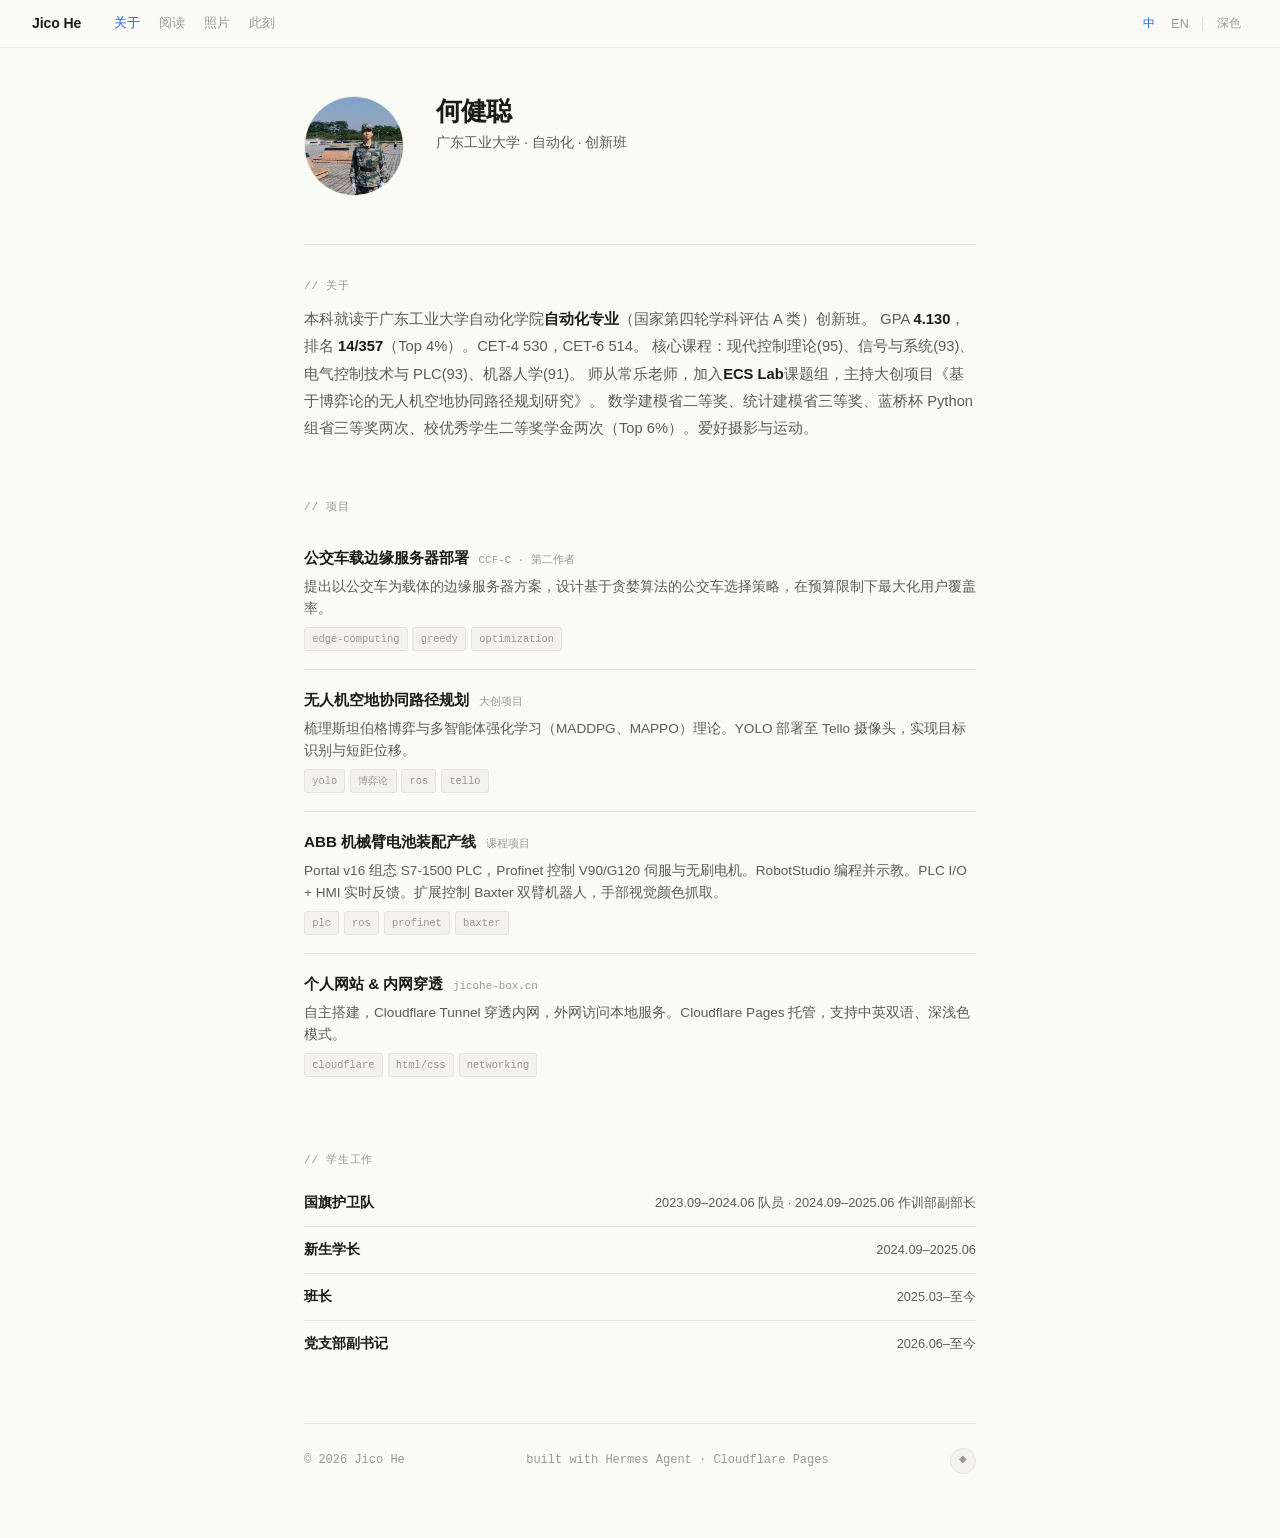
<file: index.html>
<!DOCTYPE html>
<html lang="zh-CN">
<head>
    <meta charset="UTF-8">
    <meta name="viewport" content="width=device-width, initial-scale=1.0">
    <title>Jico He</title>
    <link rel="stylesheet" href="/style.css?v=2026080806">

    </head>
<body>
    <input type="checkbox" id="menu-toggle" onchange="document.body.classList.toggle('menu-open',this.checked)" style="position:absolute;opacity:0;pointer-events:none">
    <nav>
        <div class="nav-left">
<a href="/" class="nav-name">Jico He</a>
            <div class="nav-links">
<a href="/" class="nav-link active"><span data-lang="zh">关于</span><span data-lang="en">About</span></a>
<a href="/reading/" class="nav-link"><span data-lang="zh">阅读</span><span data-lang="en">Reading</span></a>
<a href="/photos/" class="nav-link"><span data-lang="zh">照片</span><span data-lang="en">Photos</span></a>
<a href="/now/" class="nav-link"><span data-lang="zh">此刻</span><span data-lang="en">Now</span></a>
            </div>
        </div>
        <div class="nav-right">
            <button class="nav-btn on" id="lang-zh" onclick="setLang('zh')">中</button>
            <button class="nav-btn" id="lang-en" onclick="setLang('en')">EN</button>
            <span class="nav-divider"></span>
            <button class="nav-btn" onclick="toggleTheme()" id="theme-btn">深色</button>
        </div>
    </nav>
    <label for="menu-toggle" class="nav-hamburger" aria-label="菜单">
        <span></span><span></span>
    </label>
    <label class="mobile-menu" for="menu-toggle">
        <div class="mm-inner" onclick="event.stopPropagation()">
            <a href="/"><span data-lang="zh">关于</span><span data-lang="en">About</span></a>
            <a href="/reading/"><span data-lang="zh">阅读</span><span data-lang="en">Reading</span></a>
            <a href="/photos/"><span data-lang="zh">照片</span><span data-lang="en">Photos</span></a>
            <a href="/now/"><span data-lang="zh">此刻</span><span data-lang="en">Now</span></a>
            <div class="mm-divider"></div>
            <div class="mm-lang">
                <button class="mm-btn on" id="mml-zh" onclick="setLang('zh')">中</button>
                <button class="mm-btn" id="mml-en" onclick="setLang('en')">EN</button>
                <button class="mm-btn" onclick="toggleTheme()" id="mml-theme">深色</button>
            </div>
        </div>
    </label>
    <div class="container">

        <section class="hero">
            <img src="webpicme.jpg" alt="Jico He" class="hero-avatar" loading="eager">
            <div class="hero-text">
                <h1><span data-lang="zh">何健聪</span><span data-lang="en">Jiancong He</span></h1>
                <p class="hero-subtitle">
                    <span data-lang="zh">广东工业大学 · 自动化 · 创新班</span>
                    <span data-lang="en">GDUT · Automation · Innovation Class</span>
                </p>
            </div>
        </section>

        <section>
            <div class="section-label"><span data-lang="zh">// 关于</span><span data-lang="en">// About</span></div>
            <p class="about-text" data-lang-block="zh">
                本科就读于广东工业大学自动化学院<strong>自动化专业</strong>（国家第四轮学科评估 A 类）创新班。
                GPA <strong>4.130</strong>，排名 <strong>14/357</strong>（Top 4%）。CET-4 530，CET-6 514。
                核心课程：现代控制理论(95)、信号与系统(93)、电气控制技术与 PLC(93)、机器人学(91)。
                师从常乐老师，加入<strong>ECS Lab</strong>课题组，主持大创项目《基于博弈论的无人机空地协同路径规划研究》。
                数学建模省二等奖、统计建模省三等奖、蓝桥杯 Python 组省三等奖两次、校优秀学生二等奖学金两次（Top 6%）。爱好摄影与运动。
            </p>
            <p class="about-text" data-lang-block="en">
                Undergraduate in <strong>Automation</strong> (National A-Class Discipline) at GDUT Innovation Class.
                GPA <strong>4.130</strong>, Rank <strong>14/357</strong> (Top 4%). CET-4 530, CET-6 514.
                Core courses: Modern Control Theory (95), Signals &amp; Systems (93), PLC Technology (93), Robotics (91).
                Joined <strong>ECS Lab</strong> under Prof. Chang Le, led the university research project on game-theoretic UAV air-ground cooperative path planning.
                Awards include Mathematical Modeling (Provincial 2nd), Statistical Modeling (Provincial 3rd), Lanqiao Cup Python (Provincial 3rd &times;2), GDUT Second-Class Scholarship (Top 6%) &times;2. Hobbies: photography, sports.
            </p>
        </section>

        <section>
            <div class="section-label"><span data-lang="zh">// 项目</span><span data-lang="en">// Projects</span></div>
            <ul class="item-list">
                <li class="item-row">
                    <div class="item-head">
                        <div class="item-title">
                            <a href="https://arxiv.org/abs/2512.05543" target="_blank" rel="noopener" class="item-link">
                                <span data-lang="zh">公交车载边缘服务器部署</span>
                                <span data-lang="en">Bus-Mounted Edge Servers</span>
                            </a>
                        </div>
                        <span class="item-meta">CCF-C &middot; <span data-lang="zh">第二作者</span><span data-lang="en">2nd Author</span></span>
                    </div>
                    <p class="item-desc" data-lang-block="zh">提出以公交车为载体的边缘服务器方案，设计基于贪婪算法的公交车选择策略，在预算限制下最大化用户覆盖率。</p>
                    <p class="item-desc" data-lang-block="en">Proposed bus-mounted edge server deployment with a greedy bus selection algorithm to maximize user coverage under budget constraints.</p>
                    <div class="item-tags"><span class="itag">edge-computing</span><span class="itag">greedy</span><span class="itag">optimization</span></div>
                </li>
                <li class="item-row">
                    <div class="item-head">
                        <div class="item-title"><span data-lang="zh">无人机空地协同路径规划</span><span data-lang="en">UAV Air-Ground Cooperative Path Planning</span></div>
                        <span class="item-meta"><span data-lang="zh">大创项目</span><span data-lang="en">Research Project</span></span>
                    </div>
                    <p class="item-desc" data-lang-block="zh">梳理斯坦伯格博弈与多智能体强化学习（MADDPG、MAPPO）理论。YOLO 部署至 Tello 摄像头，实现目标识别与短距位移。</p>
                    <p class="item-desc" data-lang-block="en">Systematic study of Stackelberg game and MARL (MADDPG, MAPPO). Deployed YOLO on Tello UAV for object detection and short-range navigation.</p>
                    <div class="item-tags"><span class="itag">yolo</span><span class="itag"><span data-lang="zh">博弈论</span><span data-lang="en">game-theory</span></span><span class="itag">ros</span><span class="itag">tello</span></div>
                </li>
                <li class="item-row">
                    <div class="item-head">
                        <div class="item-title"><span data-lang="zh">ABB 机械臂电池装配产线</span><span data-lang="en">ABB IRB 120 Battery Assembly Line</span></div>
                        <span class="item-meta"><span data-lang="zh">课程项目</span><span data-lang="en">Course Project</span></span>
                    </div>
                    <p class="item-desc" data-lang-block="zh">Portal v16 组态 S7-1500 PLC，Profinet 控制 V90/G120 伺服与无刷电机。RobotStudio 编程并示教。PLC I/O + HMI 实时反馈。扩展控制 Baxter 双臂机器人，手部视觉颜色抓取。</p>
                    <p class="item-desc" data-lang-block="en">Configured S7-1500 PLC via Portal v16. Profinet control of V90/G120 servos. RobotStudio programming. Extended to Baxter dual-arm robot with hand-eye color grasping.</p>
                    <div class="item-tags"><span class="itag">plc</span><span class="itag">ros</span><span class="itag">profinet</span><span class="itag">baxter</span></div>
                </li>
                <li class="item-row">
                    <div class="item-head">
                        <div class="item-title"><span data-lang="zh">个人网站 &amp; 内网穿透</span><span data-lang="en">Personal Site &amp; Tunneling</span></div>
                        <span class="item-meta">jicohe-box.cn</span>
                    </div>
                    <p class="item-desc" data-lang-block="zh">自主搭建，Cloudflare Tunnel 穿透内网，外网访问本地服务。Cloudflare Pages 托管，支持中英双语、深浅色模式。</p>
                    <p class="item-desc" data-lang-block="en">Self-built with Cloudflare Tunnel for remote access. Cloudflare Pages hosting, bilingual, dark/light mode.</p>
                    <div class="item-tags"><span class="itag">cloudflare</span><span class="itag">html/css</span><span class="itag">networking</span></div>
                </li>
            </ul>
        </section>

        <section>
            <div class="section-label"><span data-lang="zh">// 学生工作</span><span data-lang="en">// Leadership</span></div>
            <ul class="other-list">
                <li class="other-item">
                    <h4><span data-lang="zh">国旗护卫队</span><span data-lang="en">National Flag Guard</span></h4>
                    <p data-lang-block="zh">2023.09–2024.06 队员 · 2024.09–2025.06 作训部副部长</p>
                    <p data-lang-block="en">2023.09–2024.06 Member · 2024.09–2025.06 Deputy Training Officer</p>
                </li>
                <li class="other-item">
                    <h4><span data-lang="zh">新生学长</span><span data-lang="en">Freshman Mentor</span></h4>
                    <p data-lang-block="zh">2024.09–2025.06</p>
                    <p data-lang-block="en">2024.09–2025.06</p>
                </li>
                <li class="other-item">
                    <h4><span data-lang="zh">班长</span><span data-lang="en">Class President</span></h4>
                    <p data-lang-block="zh">2025.03–至今</p>
                    <p data-lang-block="en">2025.03–Present</p>
                </li>
                <li class="other-item">
                    <h4><span data-lang="zh">党支部副书记</span><span data-lang="en">Deputy Branch Secretary</span></h4>
                    <p data-lang-block="zh">2026.06–至今</p>
                    <p data-lang-block="en">2026.06–Present</p>
                </li>
            </ul>
        </section>
        <footer>
            <span>&copy; 2026 Jico He</span>
            <span>built with Hermes Agent &middot; Cloudflare Pages</span>
            <div class="admin-dot" id="admin-dot" onclick="openAdmin()" title="管理">&#9670;</div>
        </footer>
    </div>

    <!-- Admin -->
    <div class="admin-overlay" id="admin-overlay">
        <div class="admin-modal" id="admin-modal">
            <div class="am-header"><h2><span data-lang="zh">管理入口</span><span data-lang="en">Admin</span></h2></div>
            <div class="am-body">
                <div class="pw-row">
                    <input type="password" id="pw-input" placeholder="密码…" autocomplete="off">
                    <button onclick="verifyPassword()"><span data-lang="zh">解锁</span><span data-lang="en">Unlock</span></button>
                </div>
                <div class="lock-msg" id="lock-msg"></div>
            </div>
            <div class="am-footer"><button class="am-close" onclick="closeAdmin()"><span data-lang="zh">&larr; 返回</span><span data-lang="en">&larr; Back</span></button></div>
        </div>
        <div class="admin-dashboard" id="admin-dashboard">
            <div class="dash-header"><span class="dash-title">Dashboard</span><button class="dash-close" onclick="closeDashboard()">&times;</button></div>
            <div class="service-grid">
                <a href="https://ha.jicohe-box.cn" target="_blank" class="service-card"><div class="s-title">HAOS</div><div class="s-desc">Home Assistant &rarr;</div></a>
                <div class="service-card"><div class="s-title">DeepSeek API</div><div class="token-num" id="ds-balance">&mdash;</div><div class="s-desc" id="ds-meta">&hellip;</div><button onclick="fetchBalance()" style="background:none;border:none;color:var(--text-muted);cursor:pointer;font-size:0.68rem;margin-top:0.15rem;font-family:inherit;">&#8635;</button></div>
                <a href="https://code.jicohe-box.cn" target="_blank" class="service-card"><div class="s-title">Code</div><div class="s-desc">VS Code &rarr;</div></a>
            </div>
            <div class="dash-actions">
                <button onclick="logoutAdmin()"><span data-lang="zh">退出登录</span><span data-lang="en">Log out</span></button>
            </div>
            <div class="dash-footer">Cloudflare Pages</div>
        </div>
    </div>
    <script src="/script.js"></script>

</body>
</html>
</file>
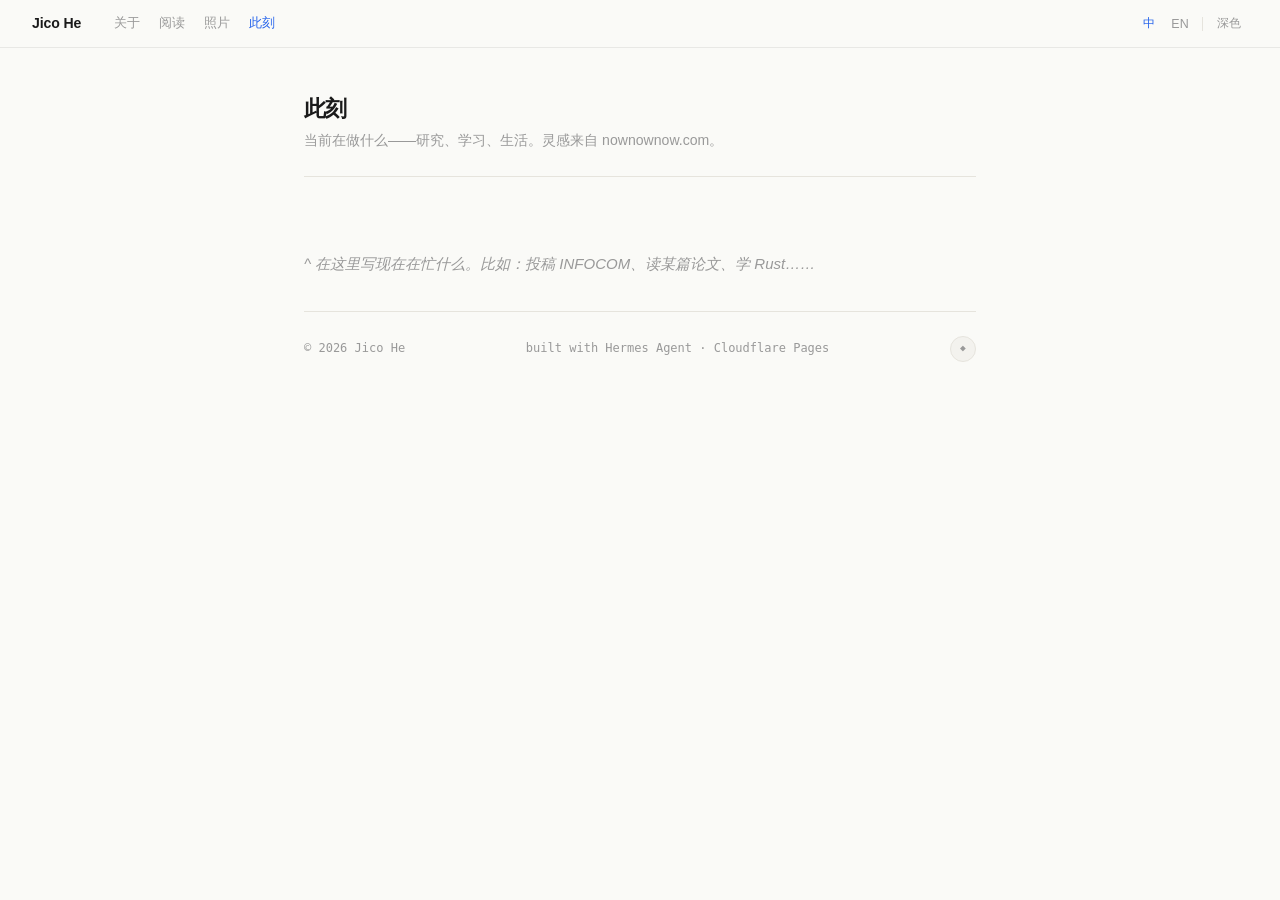
<file: now/index.html>
<!DOCTYPE html>
<html lang="zh-CN">
<head>
    <meta charset="UTF-8">
    <meta name="viewport" content="width=device-width, initial-scale=1.0">
    <title>Now · Jico He</title>
    <link rel="stylesheet" href="/style.css?v=2026080806">

    </head>
<body>
    <input type="checkbox" id="menu-toggle" onchange="document.body.classList.toggle('menu-open',this.checked)" style="position:absolute;opacity:0;pointer-events:none">
    <nav>
        <div class="nav-left">
<a href="/" class="nav-name">Jico He</a>
            <div class="nav-links">
<a href="/" class="nav-link"><span data-lang="zh">关于</span><span data-lang="en">About</span></a>
<a href="/reading/" class="nav-link"><span data-lang="zh">阅读</span><span data-lang="en">Reading</span></a>
<a href="/photos/" class="nav-link"><span data-lang="zh">照片</span><span data-lang="en">Photos</span></a>
<a href="/now/" class="nav-link active"><span data-lang="zh">此刻</span><span data-lang="en">Now</span></a>
            </div>
        </div>
        <div class="nav-right">
            <button class="nav-btn on" id="lang-zh" onclick="setLang('zh')">中</button>
            <button class="nav-btn" id="lang-en" onclick="setLang('en')">EN</button>
            <span class="nav-divider"></span>
            <button class="nav-btn" onclick="toggleTheme()" id="theme-btn">深色</button>
        </div>
    </nav>
    <label for="menu-toggle" class="nav-hamburger" aria-label="菜单">
        <span></span><span></span>
    </label>
    <label class="mobile-menu" for="menu-toggle">
        <div class="mm-inner" onclick="event.stopPropagation()">
            <a href="/"><span data-lang="zh">关于</span><span data-lang="en">About</span></a>
            <a href="/reading/"><span data-lang="zh">阅读</span><span data-lang="en">Reading</span></a>
            <a href="/photos/"><span data-lang="zh">照片</span><span data-lang="en">Photos</span></a>
            <a href="/now/"><span data-lang="zh">此刻</span><span data-lang="en">Now</span></a>
            <div class="mm-divider"></div>
            <div class="mm-lang">
                <button class="mm-btn on" id="mml-zh" onclick="setLang('zh')">中</button>
                <button class="mm-btn" id="mml-en" onclick="setLang('en')">EN</button>
                <button class="mm-btn" onclick="toggleTheme()" id="mml-theme">深色</button>
            </div>
        </div>
    </label>
    <div class="container">
        <div class="page-header">
            <h1><span data-lang="zh">此刻</span><span data-lang="en">Now</span></h1>
            <p class="page-desc">
                <span data-lang="zh">当前在做什么——研究、学习、生活。灵感来自 nownownow.com。</span>
                <span data-lang="en">What I'm doing now — research, learning, life. Inspired by nownownow.com.</span>
            </p>
        </div>
        <ul class="item-list">
            <li class="item-row">
                <p class="placeholder">
                    <span data-lang="zh">^ 在这里写现在在忙什么。比如：投稿 INFOCOM、读某篇论文、学 Rust……</span>
                    <span data-lang="en">^ What am I working on? E.g. submitting to INFOCOM, reading a paper, learning Rust...</span>
                </p>
            </li>
        </ul>
        <footer>
            <span>&copy; 2026 Jico He</span>
            <span>built with Hermes Agent &middot; Cloudflare Pages</span>
            <div class="admin-dot" id="admin-dot" onclick="openAdmin()" title="管理">&#9670;</div>
        </footer>
    </div>

    <!-- Admin -->
    <div class="admin-overlay" id="admin-overlay">
        <div class="admin-modal" id="admin-modal">
            <div class="am-header"><h2><span data-lang="zh">管理入口</span><span data-lang="en">Admin</span></h2></div>
            <div class="am-body">
                <div class="pw-row">
                    <input type="password" id="pw-input" placeholder="密码…" autocomplete="off">
                    <button onclick="verifyPassword()"><span data-lang="zh">解锁</span><span data-lang="en">Unlock</span></button>
                </div>
                <div class="lock-msg" id="lock-msg"></div>
            </div>
            <div class="am-footer"><button class="am-close" onclick="closeAdmin()"><span data-lang="zh">&larr; 返回</span><span data-lang="en">&larr; Back</span></button></div>
        </div>
        <div class="admin-dashboard" id="admin-dashboard">
            <div class="dash-header"><span class="dash-title">Dashboard</span><button class="dash-close" onclick="closeDashboard()">&times;</button></div>
            <div class="service-grid">
                <a href="https://ha.jicohe-box.cn" target="_blank" class="service-card"><div class="s-title">HAOS</div><div class="s-desc">Home Assistant &rarr;</div></a>
                <div class="service-card"><div class="s-title">DeepSeek API</div><div class="token-num" id="ds-balance">&mdash;</div><div class="s-desc" id="ds-meta">&hellip;</div><button onclick="fetchBalance()" style="background:none;border:none;color:var(--text-muted);cursor:pointer;font-size:0.68rem;margin-top:0.15rem;font-family:inherit;">&#8635;</button></div>
                <a href="https://code.jicohe-box.cn" target="_blank" class="service-card"><div class="s-title">Code</div><div class="s-desc">VS Code &rarr;</div></a>
            </div>
            <div class="dash-actions">
                <button onclick="logoutAdmin()"><span data-lang="zh">退出登录</span><span data-lang="en">Log out</span></button>
            </div>
            <div class="dash-footer">Cloudflare Pages</div>
        </div>
    </div>
    <script src="/script.js"></script>

</body>
</html>
</file>
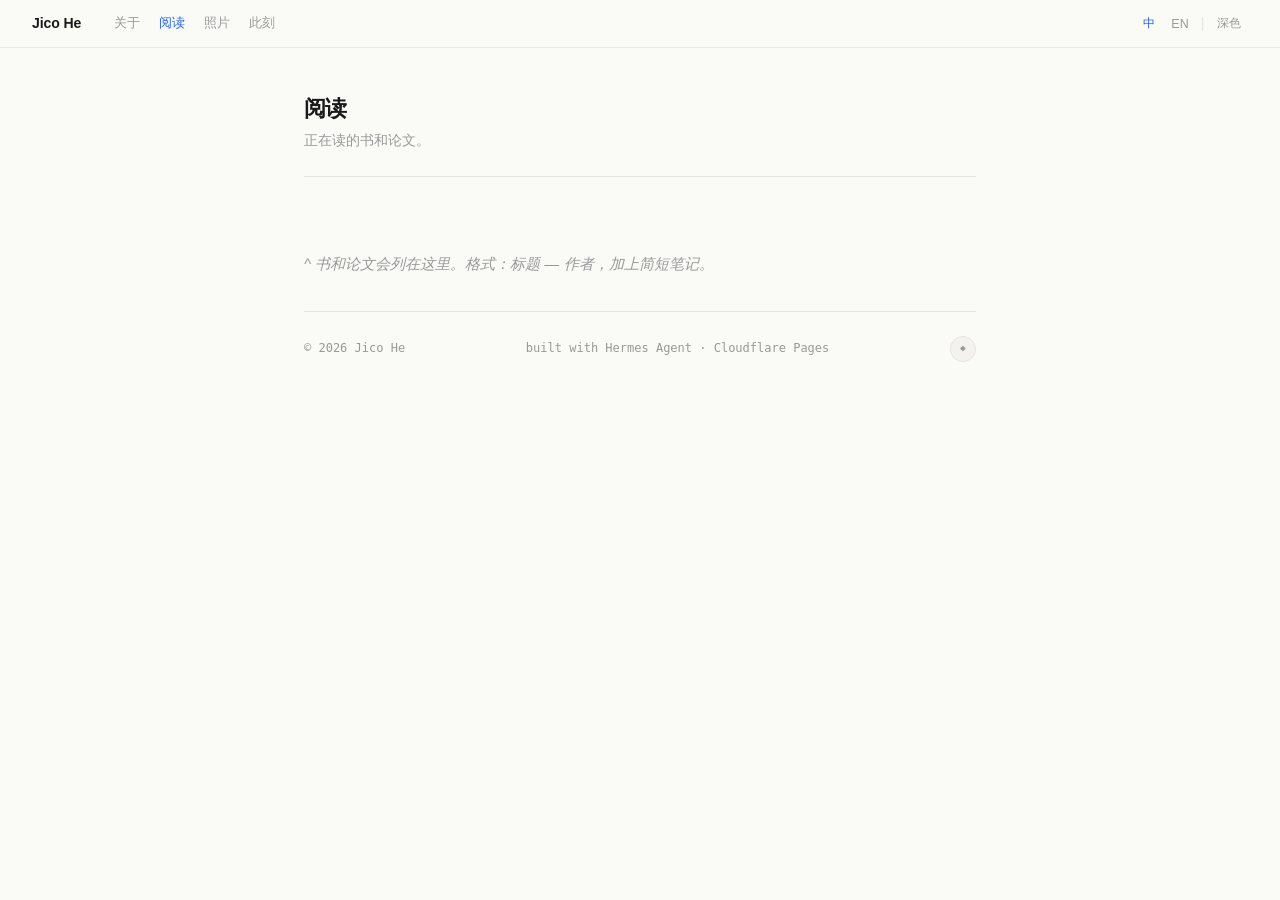
<file: reading/index.html>
<!DOCTYPE html>
<html lang="zh-CN">
<head>
    <meta charset="UTF-8">
    <meta name="viewport" content="width=device-width, initial-scale=1.0">
    <title>Reading · Jico He</title>
    <link rel="stylesheet" href="/style.css?v=2026080806">

    </head>
<body>
    <input type="checkbox" id="menu-toggle" onchange="document.body.classList.toggle('menu-open',this.checked)" style="position:absolute;opacity:0;pointer-events:none">
    <nav>
        <div class="nav-left">
<a href="/" class="nav-name">Jico He</a>
            <div class="nav-links">
<a href="/" class="nav-link"><span data-lang="zh">关于</span><span data-lang="en">About</span></a>
<a href="/reading/" class="nav-link active"><span data-lang="zh">阅读</span><span data-lang="en">Reading</span></a>
<a href="/photos/" class="nav-link"><span data-lang="zh">照片</span><span data-lang="en">Photos</span></a>
<a href="/now/" class="nav-link"><span data-lang="zh">此刻</span><span data-lang="en">Now</span></a>
            </div>
        </div>
        <div class="nav-right">
            <button class="nav-btn on" id="lang-zh" onclick="setLang('zh')">中</button>
            <button class="nav-btn" id="lang-en" onclick="setLang('en')">EN</button>
            <span class="nav-divider"></span>
            <button class="nav-btn" onclick="toggleTheme()" id="theme-btn">深色</button>
        </div>
    </nav>
    <label for="menu-toggle" class="nav-hamburger" aria-label="菜单">
        <span></span><span></span>
    </label>
    <label class="mobile-menu" for="menu-toggle">
        <div class="mm-inner" onclick="event.stopPropagation()">
            <a href="/"><span data-lang="zh">关于</span><span data-lang="en">About</span></a>
            <a href="/reading/"><span data-lang="zh">阅读</span><span data-lang="en">Reading</span></a>
            <a href="/photos/"><span data-lang="zh">照片</span><span data-lang="en">Photos</span></a>
            <a href="/now/"><span data-lang="zh">此刻</span><span data-lang="en">Now</span></a>
            <div class="mm-divider"></div>
            <div class="mm-lang">
                <button class="mm-btn on" id="mml-zh" onclick="setLang('zh')">中</button>
                <button class="mm-btn" id="mml-en" onclick="setLang('en')">EN</button>
                <button class="mm-btn" onclick="toggleTheme()" id="mml-theme">深色</button>
            </div>
        </div>
    </label>
    <div class="container">
        <div class="page-header">
            <h1><span data-lang="zh">阅读</span><span data-lang="en">Reading</span></h1>
            <p class="page-desc">
                <span data-lang="zh">正在读的书和论文。</span>
                <span data-lang="en">Books and papers I'm reading.</span>
            </p>
        </div>
        <ul class="item-list">
            <li class="item-row">
                <p class="placeholder">
                    <span data-lang="zh">^ 书和论文会列在这里。格式：标题 — 作者，加上简短笔记。</span>
                    <span data-lang="en">^ Books and papers will go here. Format: Title — Author, with a short note.</span>
                </p>
            </li>
        </ul>
        <footer>
            <span>&copy; 2026 Jico He</span>
            <span>built with Hermes Agent &middot; Cloudflare Pages</span>
            <div class="admin-dot" id="admin-dot" onclick="openAdmin()" title="管理">&#9670;</div>
        </footer>
    </div>

    <!-- Admin -->
    <div class="admin-overlay" id="admin-overlay">
        <div class="admin-modal" id="admin-modal">
            <div class="am-header"><h2><span data-lang="zh">管理入口</span><span data-lang="en">Admin</span></h2></div>
            <div class="am-body">
                <div class="pw-row">
                    <input type="password" id="pw-input" placeholder="密码…" autocomplete="off">
                    <button onclick="verifyPassword()"><span data-lang="zh">解锁</span><span data-lang="en">Unlock</span></button>
                </div>
                <div class="lock-msg" id="lock-msg"></div>
            </div>
            <div class="am-footer"><button class="am-close" onclick="closeAdmin()"><span data-lang="zh">&larr; 返回</span><span data-lang="en">&larr; Back</span></button></div>
        </div>
        <div class="admin-dashboard" id="admin-dashboard">
            <div class="dash-header"><span class="dash-title">Dashboard</span><button class="dash-close" onclick="closeDashboard()">&times;</button></div>
            <div class="service-grid">
                <a href="https://ha.jicohe-box.cn" target="_blank" class="service-card"><div class="s-title">HAOS</div><div class="s-desc">Home Assistant &rarr;</div></a>
                <div class="service-card"><div class="s-title">DeepSeek API</div><div class="token-num" id="ds-balance">&mdash;</div><div class="s-desc" id="ds-meta">&hellip;</div><button onclick="fetchBalance()" style="background:none;border:none;color:var(--text-muted);cursor:pointer;font-size:0.68rem;margin-top:0.15rem;font-family:inherit;">&#8635;</button></div>
                <a href="https://code.jicohe-box.cn" target="_blank" class="service-card"><div class="s-title">Code</div><div class="s-desc">VS Code &rarr;</div></a>
            </div>
            <div class="dash-actions">
                <button onclick="logoutAdmin()"><span data-lang="zh">退出登录</span><span data-lang="en">Log out</span></button>
            </div>
            <div class="dash-footer">Cloudflare Pages</div>
        </div>
    </div>
    <script src="/script.js"></script>

</body>
</html>
</file>
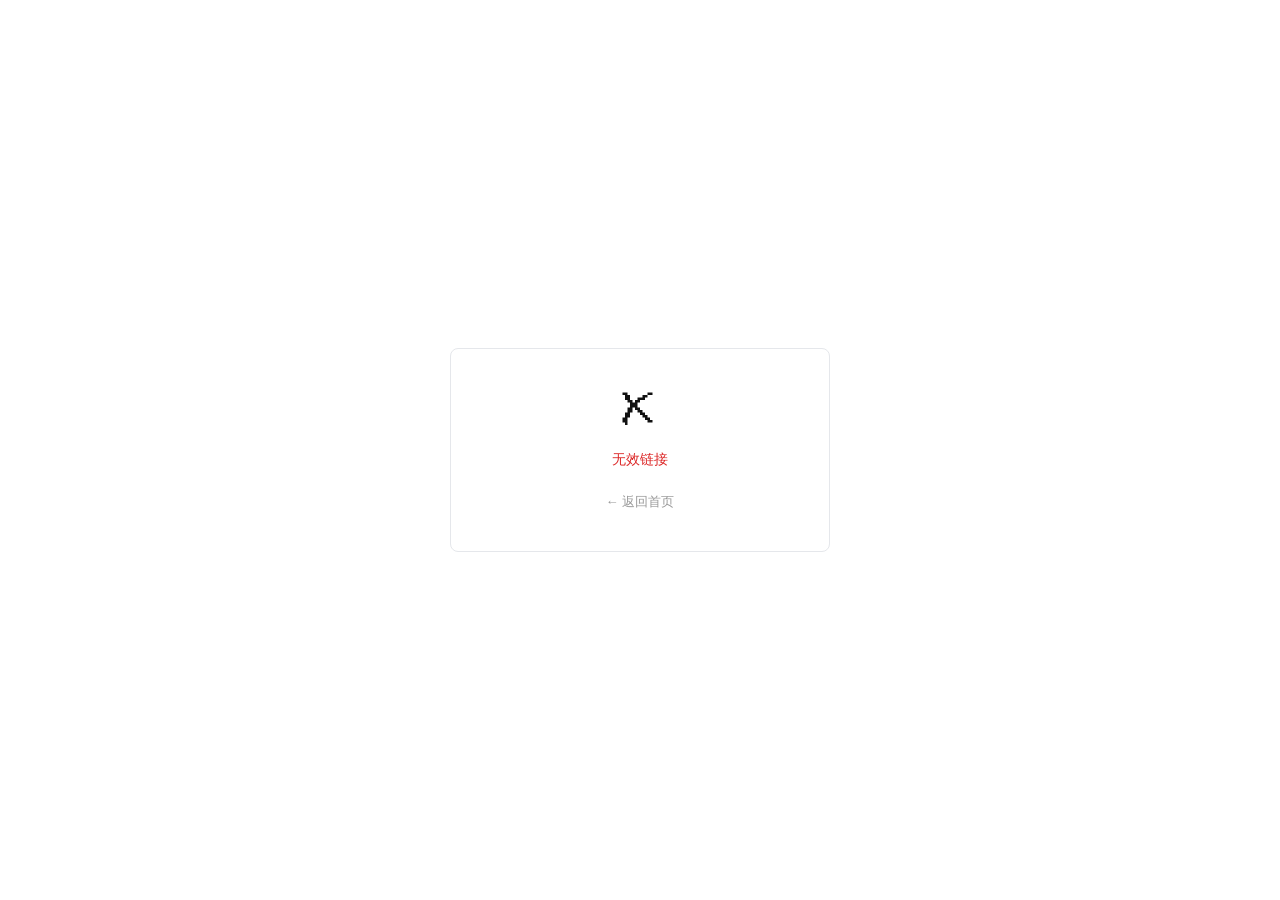
<file: auth.html>
<!DOCTYPE html>
<html lang="zh-CN">
<head>
    <meta charset="UTF-8">
    <meta name="viewport" content="width=device-width, initial-scale=1.0">
    <title>验证 · Jico He</title>
    <style>
        :root {
            --bg: #ffffff;
            --text: #111111;
            --text-secondary: #555555;
            --text-muted: #999999;
            --accent: #2563eb;
            --border: #e5e7eb;
            --card-bg: #ffffff;
            --radius: 8px;
            --font-sans: -apple-system, BlinkMacSystemFont, "Segoe UI", "PingFang SC", sans-serif;
        }
        [data-theme="dark"] {
            --bg: #0d0d0d;
            --text: #e5e5e5;
            --text-secondary: #888888;
            --text-muted: #555555;
            --accent: #3b82f6;
            --border: #2a2a2a;
            --card-bg: #141414;
        }

        * { margin: 0; padding: 0; box-sizing: border-box; }

        body {
            background: var(--bg);
            color: var(--text);
            font-family: var(--font-sans);
            font-size: 15px;
            display: flex; align-items: center; justify-content: center;
            min-height: 100vh; padding: 1.5rem;
            -webkit-font-smoothing: antialiased;
            transition: background 0.15s ease, color 0.15s ease;
        }

        .card {
            background: var(--card-bg);
            border: 1px solid var(--border);
            border-radius: var(--radius);
            padding: 2.5rem 2rem;
            max-width: 380px; width: 100%;
            text-align: center;
        }

        .status-icon { font-size: 2.5rem; margin-bottom: 1rem; }
        .title { font-size: 1.1rem; font-weight: 600; margin-bottom: 0.4rem; }
        .subtitle { font-size: 0.85rem; color: var(--text-secondary); }
        .result { margin-top: 0.8rem; font-size: 0.9rem; word-break: break-word; }
        .result.success { color: #16a34a; }
        .result.error { color: #dc2626; }
        .debug {
            font-size: 0.72rem; color: var(--text-muted);
            margin-top: 0.75rem; padding-top: 0.75rem;
            border-top: 1px solid var(--border);
        }
        .spinner {
            width: 32px; height: 32px;
            border: 2px solid var(--border);
            border-top-color: var(--accent);
            border-radius: 50%;
            animation: spin 0.7s linear infinite;
            margin: 0 auto 1rem;
        }
        @keyframes spin { to { transform: rotate(360deg); } }

        .back-link {
            display: inline-block; margin-top: 1.5rem;
            font-size: 0.82rem; color: var(--text-muted); text-decoration: none;
            transition: color 0.15s ease;
        }
        .back-link:hover { color: var(--text-secondary); }

        /* Auto theme detection */
        @media (prefers-color-scheme: dark) {
            :root { --bg: #0d0d0d; --text: #e5e5e5; --text-secondary: #888888;
                    --text-muted: #555555; --accent: #3b82f6; --border: #2a2a2a;
                    --card-bg: #141414; }
        }
    </style>
</head>
<body>
    <div class="card" id="status">
        <div class="spinner"></div>
        <p class="subtitle">正在进行面容识别…</p>
    </div>

    <script>
        const params = new URLSearchParams(window.location.search);
        const sessionId = params.get("s");

        function show(msg, cls, debug) {
            let html = '';
            if (cls === 'success') {
                html += '<div class="status-icon">&#10003;</div>';
            } else if (cls === 'error') {
                html += '<div class="status-icon">&#10007;</div>';
            }
            html += '<div class="result ' + (cls || '') + '">' + msg + '</div>';
            if (debug) html += '<div class="debug">' + debug + '</div>';
            html += '<a href="/" class="back-link">&#8592; 返回首页</a>';
            document.getElementById("status").innerHTML = html;
        }

        function b64urlDecode(str) {
            if (!str || typeof str !== "string") throw new Error("credential ID 为空");
            str = str.trim().replace(/-/g, "+").replace(/_/g, "/");
            while (str.length % 4) str += "=";
            const binary = atob(str);
            const bytes = new Uint8Array(binary.length);
            for (let i = 0; i < binary.length; i++) bytes[i] = binary.charCodeAt(i);
            return bytes;
        }

        function b64urlEncode(buffer) {
            const bytes = new Uint8Array(buffer);
            let binary = "";
            for (let i = 0; i < bytes.length; i++) binary += String.fromCharCode(bytes[i]);
            return btoa(binary).replace(/\+/g, "-").replace(/\//g, "_").replace(/=/g, "");
        }

        async function run() {
            if (!sessionId) { show("无效链接", "error"); return; }

            try {
                const cr = await fetch("/api/auth/challenge?session=" + sessionId);
                if (!cr.ok) throw new Error("服务器返回 " + cr.status);
                const cd = await cr.json();

                let allowCredentials = [];
                if (cd.allowCredentials && cd.allowCredentials.length > 0) {
                    allowCredentials = cd.allowCredentials.map(ac => ({
                        id: b64urlDecode(ac.id),
                        type: ac.type
                    }));
                } else {
                    throw new Error("未找到已绑定的 Face ID，请先在 iPhone 上注册");
                }

                const credential = await navigator.credentials.get({
                    publicKey: {
                        challenge: b64urlDecode(cd.challenge),
                        rpId: cd.rpId,
                        allowCredentials,
                        timeout: cd.timeout,
                        userVerification: "required"
                    }
                });

                const vr = await fetch("/api/auth/verify", {
                    method: "POST",
                    headers: { "Content-Type": "application/json" },
                    body: JSON.stringify({
                        session: sessionId,
                        credential: {
                            id: credential.id,
                            response: {
                                authenticatorData: b64urlEncode(credential.response.authenticatorData),
                                clientDataJSON: b64urlEncode(credential.response.clientDataJSON),
                                signature: b64urlEncode(credential.response.signature),
                                userHandle: credential.response.userHandle
                                    ? b64urlEncode(credential.response.userHandle) : null
                            }
                        }
                    })
                });

                const vd = await vr.json();
                if (vd.status === "authenticated") {
                    show("已验证，电脑端已解锁", "success");
                } else {
                    show("验证失败: " + (vd.error || "未知"), "error");
                }

            } catch (err) {
                if (err.name === "NotAllowedError" || String(err).includes("cancel")) {
                    show("面容识别已取消", "error");
                } else if (String(err).includes("credential ID")) {
                    show(err.message, "error", "请用 iPhone 访问注册页面重新绑定 Face ID");
                } else {
                    show("出错了", "error", err.message || "未知错误");
                }
            }
        }

        run();
    </script>
</body>
</html>
</file>
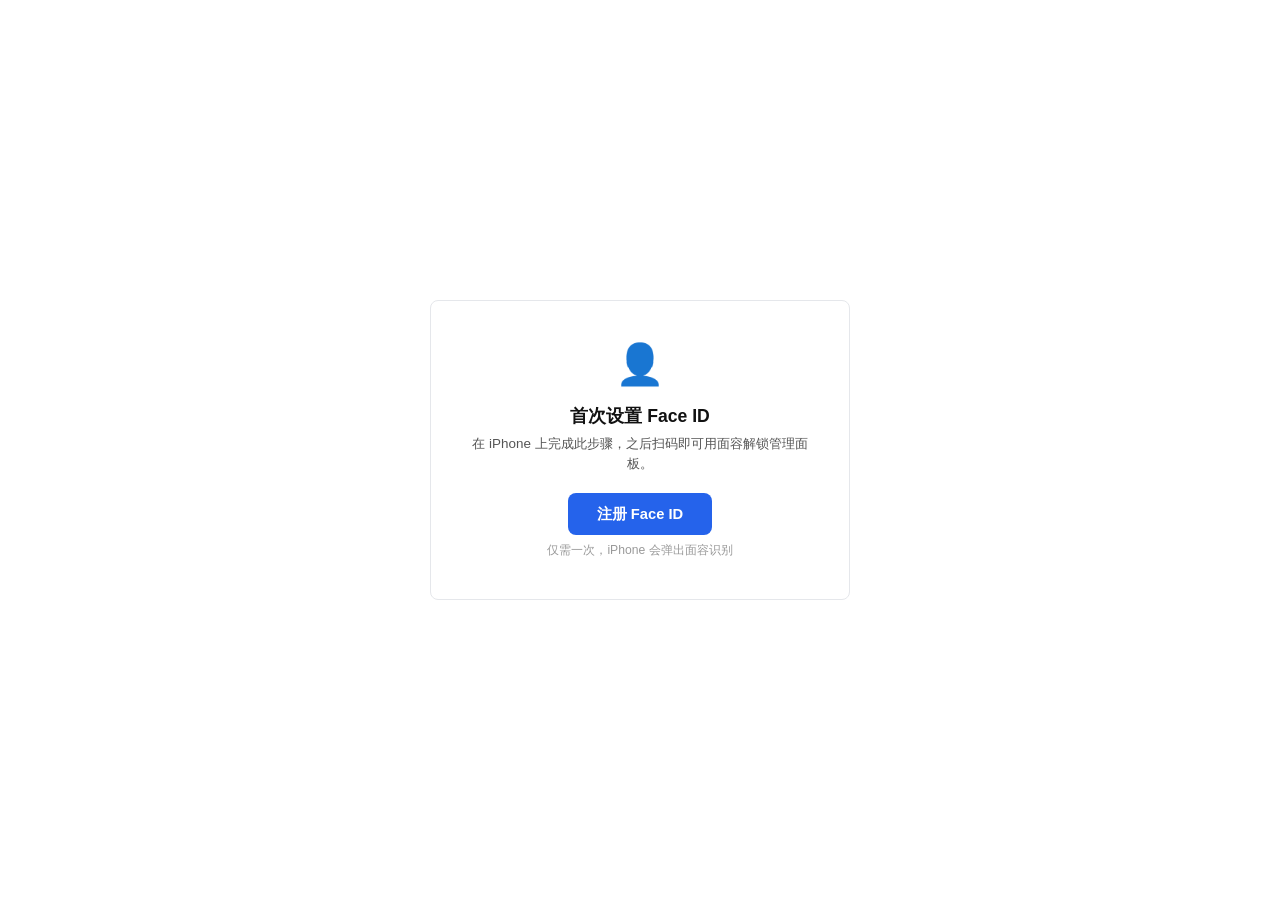
<file: register.html>
<!DOCTYPE html>
<html lang="zh-CN">
<head>
    <meta charset="UTF-8">
    <meta name="viewport" content="width=device-width, initial-scale=1.0">
    <title>注册 Face ID · Jico He</title>
    <style>
        :root {
            --bg: #ffffff;
            --text: #111111;
            --text-secondary: #555555;
            --text-muted: #999999;
            --accent: #2563eb;
            --accent-hover: #1d4ed8;
            --border: #e5e7eb;
            --card-bg: #ffffff;
            --radius: 8px;
            --font-sans: -apple-system, BlinkMacSystemFont, "Segoe UI", "PingFang SC", sans-serif;
            --font-mono: "SF Mono", "Fira Code", "Menlo", monospace;
        }
        [data-theme="dark"] {
            --bg: #0d0d0d;
            --text: #e5e5e5;
            --text-secondary: #888888;
            --text-muted: #555555;
            --accent: #3b82f6;
            --accent-hover: #60a5fa;
            --border: #2a2a2a;
            --card-bg: #141414;
        }

        * { margin: 0; padding: 0; box-sizing: border-box; }

        body {
            background: var(--bg);
            color: var(--text);
            font-family: var(--font-sans);
            font-size: 15px;
            display: flex; align-items: center; justify-content: center;
            min-height: 100vh; padding: 1.5rem;
            -webkit-font-smoothing: antialiased;
            transition: background 0.15s ease, color 0.15s ease;
        }

        .card {
            background: var(--card-bg);
            border: 1px solid var(--border);
            border-radius: var(--radius);
            padding: 2.5rem 2rem;
            max-width: 420px; width: 100%;
            text-align: center;
        }

        .icon { font-size: 2.5rem; margin-bottom: 1rem; }
        .step { color: var(--text-secondary); font-size: 0.84rem; margin-top: 0.4rem; line-height: 1.5; }
        .success { color: #16a34a; }
        .error { color: #dc2626; }

        .btn {
            display: inline-block; margin-top: 1.2rem;
            padding: 0.7rem 1.8rem;
            background: var(--accent); border: none;
            border-radius: var(--radius);
            color: #fff; font-size: 0.92rem;
            cursor: pointer; font-weight: 600; font-family: inherit;
            transition: background 0.15s ease, transform 0.1s ease;
        }
        .btn:hover { background: var(--accent-hover); }
        .btn:active { transform: scale(0.97); }
        .btn:disabled { opacity: 0.4; cursor: not-allowed; }

        pre {
            background: var(--bg); border: 1px solid var(--border);
            border-radius: var(--radius);
            padding: 1rem; margin-top: 1rem;
            font-size: 0.7rem; text-align: left;
            overflow-x: auto; color: var(--accent);
            font-family: var(--font-mono);
        }

        .spinner {
            width: 32px; height: 32px;
            border: 2px solid var(--border);
            border-top-color: var(--accent);
            border-radius: 50%;
            animation: spin 0.7s linear infinite;
            margin: 0 auto 1rem;
        }
        @keyframes spin { to { transform: rotate(360deg); } }

        .back-link {
            display: inline-block; margin-top: 1.2rem;
            font-size: 0.82rem; color: var(--text-muted); text-decoration: none;
            transition: color 0.15s ease;
        }
        .back-link:hover { color: var(--text-secondary); }

        @media (prefers-color-scheme: dark) {
            :root { --bg: #0d0d0d; --text: #e5e5e5; --text-secondary: #888888;
                    --text-muted: #555555; --accent: #3b82f6; --accent-hover: #60a5fa;
                    --border: #2a2a2a; --card-bg: #141414; }
        }
    </style>
</head>
<body>
    <div class="card">
        <!-- Step 1: Register -->
        <div id="step1">
            <div class="icon">&#128100;</div>
            <h2 style="font-size:1.1rem;font-weight:600;">首次设置 Face ID</h2>
            <p class="step">在 iPhone 上完成此步骤，之后扫码即可用面容解锁管理面板。</p>
            <button class="btn" id="registerBtn" onclick="register()">注册 Face ID</button>
            <p class="step" style="font-size:0.76rem;color:var(--text-muted);">仅需一次，iPhone 会弹出面容识别</p>
        </div>

        <!-- Step 2: Registering -->
        <div id="step2" style="display:none;">
            <div class="spinner"></div>
            <p>正在注册，请看着 iPhone 完成面容识别…</p>
        </div>

        <!-- Step 3: Success -->
        <div id="step3" style="display:none;">
            <div class="icon success">&#10003;</div>
            <h3 style="font-size:1.05rem;">注册成功！</h3>
            <p class="step">请将下方信息复制到 Cloudflare 环境变量 <code style="background:var(--bg);border:1px solid var(--border);padding:1px 6px;border-radius:4px;">WEBAUTHN_CREDENTIAL</code>：</p>
            <pre id="credentialJson"></pre>
            <button class="btn" onclick="copyCredential()" id="copyBtn">复制</button>
            <p class="step" id="copyMsg" style="min-height:1.2em;"></p>
        </div>

        <!-- Step Error -->
        <div id="stepError" style="display:none;">
            <div class="icon error">&#10007;</div>
            <h3 style="font-size:1.05rem;">注册失败</h3>
            <p class="error" id="errorMsg" style="margin-top:0.4rem;"></p>
            <button class="btn" onclick="location.reload()">重试</button>
        </div>
    </div>

    <script>
        async function register() {
            const btn = document.getElementById("registerBtn");
            btn.disabled = true;
            document.getElementById("step1").style.display = "none";
            document.getElementById("step2").style.display = "block";
            document.getElementById("stepError").style.display = "none";

            try {
                const challengeBytes = new Uint8Array(32);
                crypto.getRandomValues(challengeBytes);

                const publicKeyCredentialCreationOptions = {
                    challenge: challengeBytes,
                    rp: { name: "个人主义", id: "jicohe-box.cn" },
                    user: {
                        id: new Uint8Array(16),
                        name: "jico@jicohe-box.cn",
                        displayName: "Jico He"
                    },
                    pubKeyCredParams: [{ type: "public-key", alg: -7 }],
                    timeout: 60000,
                    attestation: "none",
                    authenticatorSelection: {
                        authenticatorAttachment: "platform",
                        userVerification: "required",
                        residentKey: "required"
                    }
                };

                const credential = await navigator.credentials.create({
                    publicKey: publicKeyCredentialCreationOptions
                });

                const exportCred = {
                    id: credential.id,
                    publicKey: b64url(credential.response.getPublicKey()),
                    transports: credential.response.getTransports?.() || []
                };

                document.getElementById("step2").style.display = "none";
                document.getElementById("step3").style.display = "block";
                document.getElementById("credentialJson").textContent = JSON.stringify(exportCred);

            } catch (err) {
                document.getElementById("step2").style.display = "none";
                document.getElementById("stepError").style.display = "block";
                document.getElementById("errorMsg").textContent = err.message || "未知错误";
                console.error("WebAuthn registration failed:", err);
            }
        }

        function b64url(buf) {
            return btoa(String.fromCharCode(...new Uint8Array(buf)))
                .replace(/\+/g, "-").replace(/\//g, "_").replace(/=/g, "");
        }

        async function copyCredential() {
            const text = document.getElementById("credentialJson").textContent;
            try {
                await navigator.clipboard.writeText(text);
                document.getElementById("copyMsg").textContent = "已复制！去 Cloudflare \u2192 Settings \u2192 Environment Variables 添加 WEBAUTHN_CREDENTIAL";
                document.getElementById("copyMsg").className = "step success";
            } catch {
                document.getElementById("copyMsg").textContent = "复制失败，请手动选择并复制上方文本";
                document.getElementById("copyMsg").className = "step error";
            }
        }
    </script>
</body>
</html>
</file>
<file: style.css>
/* === Jico He / jicohe-box.cn === */

:root {
    --bg: #fafaf7;
    --bg-soft: #f3f2ee;
    --text: #1a1a1a;
    --text-secondary: #5c5c5c;
    --text-muted: #999999;
    --accent: #2563eb;
    --accent-hover: #1d4ed8;
    --border: #e6e4dd;
    --font-sans: -apple-system, BlinkMacSystemFont, "Segoe UI", "PingFang SC", "Hiragino Sans GB", "Microsoft YaHei", sans-serif;
    --font-mono: "SF Mono", "Fira Code", "JetBrains Mono", "Menlo", monospace;
    --nav-bg: rgba(250, 250, 247, 0.75);
    --nav-border: rgba(0, 0, 0, 0.07);
}
[data-theme="dark"] {
    --bg: #111110;
    --bg-soft: #1a1a18;
    --text: #e8e6e0;
    --text-secondary: #8a8a85;
    --text-muted: #555550;
    --accent: #4d8cf7;
    --accent-hover: #6ba3ff;
    --border: #2a2a25;
    --nav-bg: rgba(17, 17, 16, 0.75);
    --nav-border: rgba(255, 255, 255, 0.07);
}

* { margin: 0; padding: 0; box-sizing: border-box; }
html { scroll-behavior: smooth; }

body {
    background: var(--bg);
    color: var(--text);
    font-family: var(--font-sans);
    font-size: 15px;
    line-height: 1.75;
    -webkit-font-smoothing: antialiased;
}

/* Nav */
nav {
    position: sticky; top: 0; z-index: 100;
    display: flex; justify-content: space-between; align-items: center;
    padding: 0 2rem; height: 48px;
    background: var(--nav-bg);
    backdrop-filter: saturate(180%) blur(20px);
    -webkit-backdrop-filter: saturate(180%) blur(20px);
    border-bottom: 1px solid var(--nav-border);
}
.nav-left { display: flex; align-items: center; gap: 1.5rem; }
.nav-name {
    font-weight: 600; font-size: 0.88rem;
    letter-spacing: -0.01em;
    text-decoration: none; color: var(--text);
}
.nav-links { display: flex; gap: 0.1rem; }
.nav-link {
    background: none; border: none;
    font-size: 0.8rem; cursor: pointer;
    padding: 0.3rem 0.55rem; border-radius: 4px;
    color: var(--text-muted); font-family: inherit;
    transition: color 0.15s ease;
    text-decoration: none;
}
.nav-link:hover { color: var(--text); }
.nav-link.active { color: var(--accent); font-weight: 500; }
.nav-right { display: flex; gap: 0.15rem; align-items: center; }
.nav-btn {
    background: none; border: none; font-size: 0.78rem; cursor: pointer;
    padding: 0.25rem 0.45rem; border-radius: 4px;
    color: var(--text-muted); font-family: inherit;
    transition: color 0.15s ease;
}
.nav-btn:hover { color: var(--text); }
.nav-btn.on { color: var(--accent); font-weight: 500; }
.nav-divider {
    width: 1px; height: 14px;
    background: var(--border); margin: 0 0.25rem;
}

/* Hamburger (mobile) — two lines → X (Apple style) */
#menu-toggle {
    position: absolute; opacity: 0; pointer-events: none;
}
.nav-hamburger {
    display: none;
    background: none; border: none; cursor: pointer;
    width: 28px; height: 28px;
    position: fixed;
    top: 10px; right: 16px;
    z-index: 300;
}
.nav-hamburger span {
    position: absolute;
    top: 50%;
    left: 50%;
    width: 22px;
    height: 2px;
    background: var(--text);
    border-radius: 2px;
    transition: transform 0.35s cubic-bezier(0.25, 0.1, 0.25, 1),
                opacity 0.2s ease;
    transform-origin: center center;
}
.nav-hamburger span:first-child {
    transform: translate(-50%, -50%) translateY(-7px) rotate(0deg);
}
.nav-hamburger span:last-child {
    transform: translate(-50%, -50%) translateY(7px) rotate(0deg);
}
#menu-toggle:checked ~ .nav-hamburger span:first-child {
    transform: translate(-50%, -50%) translateY(0) rotate(45deg);
}
#menu-toggle:checked ~ .nav-hamburger span:last-child {
    transform: translate(-50%, -50%) translateY(0) rotate(-45deg);
}

/* Mobile menu overlay — frosted glass + slide down */
.mobile-menu {
    position: fixed; inset: 0; z-index: 200;
    display: flex; flex-direction: column; align-items: flex-start;
    justify-content: flex-start;
    padding: 5rem 2rem 2rem;
    background: rgba(255, 255, 255, 0.72);
    backdrop-filter: blur(20px) saturate(1.2);
    -webkit-backdrop-filter: blur(20px) saturate(1.2);
    pointer-events: none;
    cursor: default;
    transform: translateY(-100%);
    opacity: 0;
    transition: transform 0.6s cubic-bezier(0.23, 1, 0.32, 1),
                opacity 0.6s cubic-bezier(0.23, 1, 0.32, 1);
}
[data-theme="dark"] .mobile-menu {
    background: rgba(0, 0, 0, 0.78);
}
#menu-toggle:checked ~ .mobile-menu {
    transform: translateY(0);
    opacity: 1;
    pointer-events: auto;
}
.mm-inner {
    display: flex; flex-direction: column;
    width: 100%;
}
.mm-inner > * {
    opacity: 0;
    transform: translateY(16px);
    filter: blur(6px);
    transition: opacity 0.7s cubic-bezier(0.23, 1, 0.32, 1),
                transform 0.7s cubic-bezier(0.23, 1, 0.32, 1),
                filter 0.7s ease;
}
#menu-toggle:checked ~ .mobile-menu .mm-inner > * {
    opacity: 1;
    transform: translateY(0);
    filter: blur(0);
}
#menu-toggle:checked ~ .mobile-menu .mm-inner > *:nth-child(1) { transition-delay: 0.10s; }
#menu-toggle:checked ~ .mobile-menu .mm-inner > *:nth-child(2) { transition-delay: 0.20s; }
#menu-toggle:checked ~ .mobile-menu .mm-inner > *:nth-child(3) { transition-delay: 0.30s; }
#menu-toggle:checked ~ .mobile-menu .mm-inner > *:nth-child(4) { transition-delay: 0.40s; }
#menu-toggle:checked ~ .mobile-menu .mm-inner > *:nth-child(5) { transition-delay: 0.50s; }
#menu-toggle:checked ~ .mobile-menu .mm-inner > *:nth-child(6) { transition-delay: 0.60s; }
.mobile-menu a {
    font-size: 1.3rem; font-weight: 600;
    color: var(--text);
    text-decoration: none;
    padding: 0.8rem 0;
    letter-spacing: -0.02em;
}
.mobile-menu a:hover { color: var(--accent); }
.mobile-menu .mm-divider {
    height: 1px; background: var(--border);
    margin: 0.5rem 0;
}
.mobile-menu .mm-lang {
    display: flex; gap: 0.5rem; margin-top: 1rem;
}
.mobile-menu .mm-btn {
    font-size: 0.9rem; padding: 0.4rem 0.8rem;
    border: 1px solid var(--border); border-radius: 6px;
    background: none; color: var(--text-secondary);
    cursor: pointer; font-family: inherit;
}
.mobile-menu .mm-btn.on {
    border-color: var(--accent); color: var(--accent);
}

/* Lock body scroll when mobile menu is open */
body:has(#menu-toggle:checked) {
    overflow: hidden;
}

/* Layout */
.container {
    max-width: 720px; margin: 0 auto; padding: 3rem 1.5rem 4rem;
}

/* Page header */
.page-header {
    padding-bottom: 1.5rem; margin-bottom: 2.5rem;
    border-bottom: 1px solid var(--border);
}
.page-header h1 {
    font-size: 1.4rem; font-weight: 700;
    letter-spacing: -0.03em; line-height: 1.2;
    margin-bottom: 0.3rem;
}
.page-header .page-desc {
    font-size: 0.88rem; color: var(--text-muted);
}

/* Hero (homepage only) */
.hero {
    display: flex; gap: 2rem; align-items: flex-start;
    padding-bottom: 3rem;
    margin-bottom: 2rem;
    border-bottom: 1px solid var(--border);
}
.hero-avatar {
    flex-shrink: 0; width: 100px; height: 100px;
    border-radius: 50%; object-fit: cover;
    border: 1px solid var(--border);
}
.hero-text h1 {
    font-size: 1.6rem; font-weight: 700;
    letter-spacing: -0.03em; line-height: 1.2;
    margin-bottom: 0.2rem;
}
.hero-subtitle {
    font-size: 0.88rem; color: var(--text-secondary);
    margin-bottom: 0.5rem;
}
.hero-motto {
    font-size: 0.85rem; color: var(--text-muted);
    font-style: italic; margin-bottom: 0.6rem;
}
.hero-stats {
    display: flex; flex-wrap: wrap; gap: 0.35rem;
}
.stat {
    font-family: var(--font-mono);
    font-size: 0.72rem; font-weight: 500;
    padding: 0.18rem 0.55rem;
    border-radius: 3px;
    color: var(--text-secondary);
    background: var(--bg-soft);
    border: 1px solid var(--border);
}

/* Sections */
section { margin-bottom: 3.5rem; }
.section-label {
    font-family: var(--font-mono);
    font-size: 0.7rem; color: var(--text-muted);
    text-transform: uppercase; letter-spacing: 0.06em;
    margin-bottom: 0.6rem;
}
.about-text {
    font-size: 0.92rem; color: var(--text-secondary);
    line-height: 1.85;
}
.about-text strong { color: var(--text); font-weight: 600; }

/* Item list (projects, reading, now) */
.item-list { list-style: none; }
.item-row {
    padding: 1.1rem 0;
    border-bottom: 1px solid var(--border);
}
.item-row:last-child { border-bottom: none; }
.item-head {
    display: flex; align-items: baseline; gap: 0.6rem;
    margin-bottom: 0.25rem;
}
.item-title {
    font-size: 0.95rem; font-weight: 600;
}
.item-meta {
    font-family: var(--font-mono);
    font-size: 0.68rem; color: var(--text-muted);
    white-space: nowrap;
}
.item-link {
    color: inherit; text-decoration: none;
    transition: color 0.15s ease;
}
.item-link:hover { color: var(--accent); }
.item-desc {
    font-size: 0.85rem; color: var(--text-secondary);
    line-height: 1.65;
}
.item-tags {
    display: flex; flex-wrap: wrap; gap: 0.3rem; margin-top: 0.4rem;
}
.itag {
    font-family: var(--font-mono);
    font-size: 0.65rem; padding: 0.12rem 0.45rem;
    border-radius: 3px;
    background: var(--bg-soft);
    color: var(--text-muted);
    border: 1px solid var(--border);
}

/* Other list (leadership) */
.other-list { list-style: none; }
.other-item {
    display: flex; justify-content: space-between; align-items: center;
    padding: 0.65rem 0;
    border-bottom: 1px solid var(--border);
    gap: 1rem;
}
.other-item:last-child { border-bottom: none; }
.other-item h4 {
    font-size: 0.9rem; font-weight: 600;
    flex-shrink: 0;
}
.other-item p {
    font-size: 0.8rem; color: var(--text-secondary);
    text-align: right;
}

/* Photo grid */
.photo-grid {
    display: grid;
    grid-template-columns: repeat(auto-fill, minmax(200px, 1fr));
    gap: 0.8rem;
}
.photo-grid img {
    width: 100%; height: auto; display: block;
    border-radius: 4px;
    border: 1px solid var(--border);
}

/* Footer */
footer {
    display: flex; justify-content: space-between; align-items: center;
    padding: 1.5rem 0 0; font-size: 0.75rem; color: var(--text-muted);
    border-top: 1px solid var(--border);
    flex-wrap: wrap; gap: 0.8rem;
    font-family: var(--font-mono);
}
.admin-dot {
    width: 26px; height: 26px; border-radius: 50%;
    border: 1px solid var(--border);
    cursor: pointer;
    display: flex; align-items: center; justify-content: center;
    font-size: 0.6rem; color: var(--text-muted);
    transition: border-color 0.15s ease, color 0.15s ease;
    background: var(--bg-soft);
}
.admin-dot:hover { border-color: var(--accent); color: var(--accent); }
.admin-dot.logged-in { border-color: var(--accent); color: var(--accent); }

/* Language */
[data-lang] { display: none; }
[data-lang="zh"] { display: inline; }
[data-lang-block="zh"] { display: block; }
[data-lang-block="en"] { display: none; }
html[lang="en"] [data-lang="zh"] { display: none; }
html[lang="en"] [data-lang="en"] { display: inline; }
html[lang="en"] [data-lang-block="zh"] { display: none; }
html[lang="en"] [data-lang-block="en"] { display: block; }

/* Admin modal */
.admin-overlay {
    position: fixed; inset: 0; z-index: 1000;
    background: rgba(0, 0, 0, 0.45);
    backdrop-filter: blur(4px);
    -webkit-backdrop-filter: blur(4px);
    display: none; align-items: center; justify-content: center;
    padding: 1.5rem;
}
.admin-overlay.active { display: flex; }
.admin-modal {
    width: 100%; max-width: 380px;
    background: var(--bg);
    border: 1px solid var(--border);
    border-radius: 8px;
    box-shadow: 0 16px 48px rgba(0,0,0,0.12);
    animation: modal-in 0.2s cubic-bezier(0.23, 1, 0.32, 1);
}
@keyframes modal-in {
    from { opacity: 0; transform: scale(0.97); }
    to { opacity: 1; transform: scale(1); }
}
.am-header { padding: 1.8rem 1.8rem 0.8rem; text-align: center; }
.am-header h2 { font-size: 0.95rem; font-weight: 600; }
.am-body { padding: 0 1.8rem 1.5rem; }
.pw-row { display: flex; gap: 0.4rem; }
.pw-row input {
    flex: 1; padding: 0.6rem 0.75rem;
    background: var(--bg-soft); border: 1px solid var(--border);
    border-radius: 6px; color: var(--text);
    font-size: 0.88rem; outline: none; font-family: inherit;
    transition: border-color 0.15s ease;
}
.pw-row input:focus { border-color: var(--accent); }
.pw-row button {
    padding: 0.6rem 1.1rem;
    background: var(--accent); border: none;
    border-radius: 6px; color: #fff;
    font-weight: 600; font-size: 0.85rem; cursor: pointer; font-family: inherit;
    transition: background 0.15s ease, transform 0.1s ease;
}
.pw-row button:hover { background: var(--accent-hover); }
.pw-row button:active { transform: scale(0.97); }
.lock-msg {
    font-size: 0.76rem; text-align: center; min-height: 1.2em;
    margin-top: 0.5rem; color: var(--text-muted);
}
.lock-msg.error { color: #dc2626; }
.am-footer { padding: 0.2rem 1.8rem 1rem; text-align: center; }
.am-close {
    background: none; border: none; color: var(--text-muted);
    cursor: pointer; font-size: 0.78rem; font-family: inherit;
    transition: color 0.15s ease;
}
.am-close:hover { color: var(--text-secondary); }

.admin-dashboard {
    display: none; width: 100%; max-width: 560px;
    background: var(--bg);
    border: 1px solid var(--border);
    border-radius: 8px;
    box-shadow: 0 16px 48px rgba(0,0,0,0.12);
    animation: modal-in 0.2s cubic-bezier(0.23, 1, 0.32, 1);
    overflow: hidden;
}
.admin-dashboard.active { display: block; }
.dash-header {
    display: flex; justify-content: space-between; align-items: center;
    padding: 1.2rem 1.6rem 0.8rem;
}
.dash-title { font-size: 0.85rem; font-weight: 600; color: var(--text-secondary); }
.dash-close {
    background: none; border: none; color: var(--text-muted);
    cursor: pointer; font-size: 1rem; transition: color 0.15s ease;
}
.dash-close:hover { color: var(--text); }
.service-grid {
    display: grid;
    grid-template-columns: repeat(auto-fit, minmax(150px, 1fr));
    gap: 0.5rem; padding: 0 1.6rem 1.5rem;
}
.service-card {
    padding: 0.9rem 1.1rem; text-decoration: none; color: inherit;
    display: block; border: 1px solid var(--border);
    border-radius: 6px; background: var(--bg-soft);
    transition: border-color 0.15s ease;
}
.service-card:hover { border-color: var(--accent); }
.service-card .s-title { font-size: 0.82rem; font-weight: 600; }
.service-card .s-desc { font-size: 0.7rem; color: var(--text-muted); margin-top: 0.1rem; }
.token-num {
    font-family: var(--font-mono);
    font-size: 1.2rem; font-weight: 700; color: var(--accent);
}
.dash-actions {
    display: flex; gap: 0.4rem; padding: 0 1.6rem 1rem;
}
.dash-actions button {
    font-size: 0.72rem; padding: 0.3rem 0.7rem;
    background: none; border: 1px solid var(--border);
    border-radius: 4px; color: var(--text-muted);
    cursor: pointer; font-family: inherit;
    transition: border-color 0.15s ease, color 0.15s ease;
}
.dash-actions button:hover { border-color: #dc2626; color: #dc2626; }
.dash-footer {
    text-align: center; padding: 0 1.6rem 1.2rem;
    font-size: 0.66rem; color: var(--text-muted);
    font-family: var(--font-mono);
}

/* Placeholder */
.placeholder {
    color: var(--text-muted); font-style: italic;
    padding: 1rem 0;
}

/* Reduced motion */
@media (prefers-reduced-motion: reduce) {
    .admin-modal, .admin-dashboard { animation: none; }
    .gallery-item { transition: none; }
    .gallery-item:hover { transform: none; }
    .gallery-item:active { transform: none; }
    .gallery.crossfading .gallery-item { filter: none; opacity: 1; }
    .lb-panel { transition: none; }
    .lightbox-main img { transition: none; }
}

@media (max-width: 600px) {
    nav { padding: 0 1rem; }
    .nav-links { display: none; }
    .nav-hamburger { display: flex; }
    .nav-right .nav-btn, .nav-right .nav-divider { display: none; }
    .container { padding: 2rem 1rem 3rem; }
    .hero { flex-direction: column; align-items: center; text-align: center; gap: 1rem; }
    .hero-stats { justify-content: center; }
    .hero-text h1 { font-size: 1.4rem; }
    .hero-avatar { width: 88px; height: 88px; }
    .other-item { flex-direction: column; align-items: flex-start; gap: 0.1rem; }
    .other-item p { text-align: left; }
    .service-grid { grid-template-columns: 1fr; }
    .pw-row { flex-direction: column; }
}
</file>
